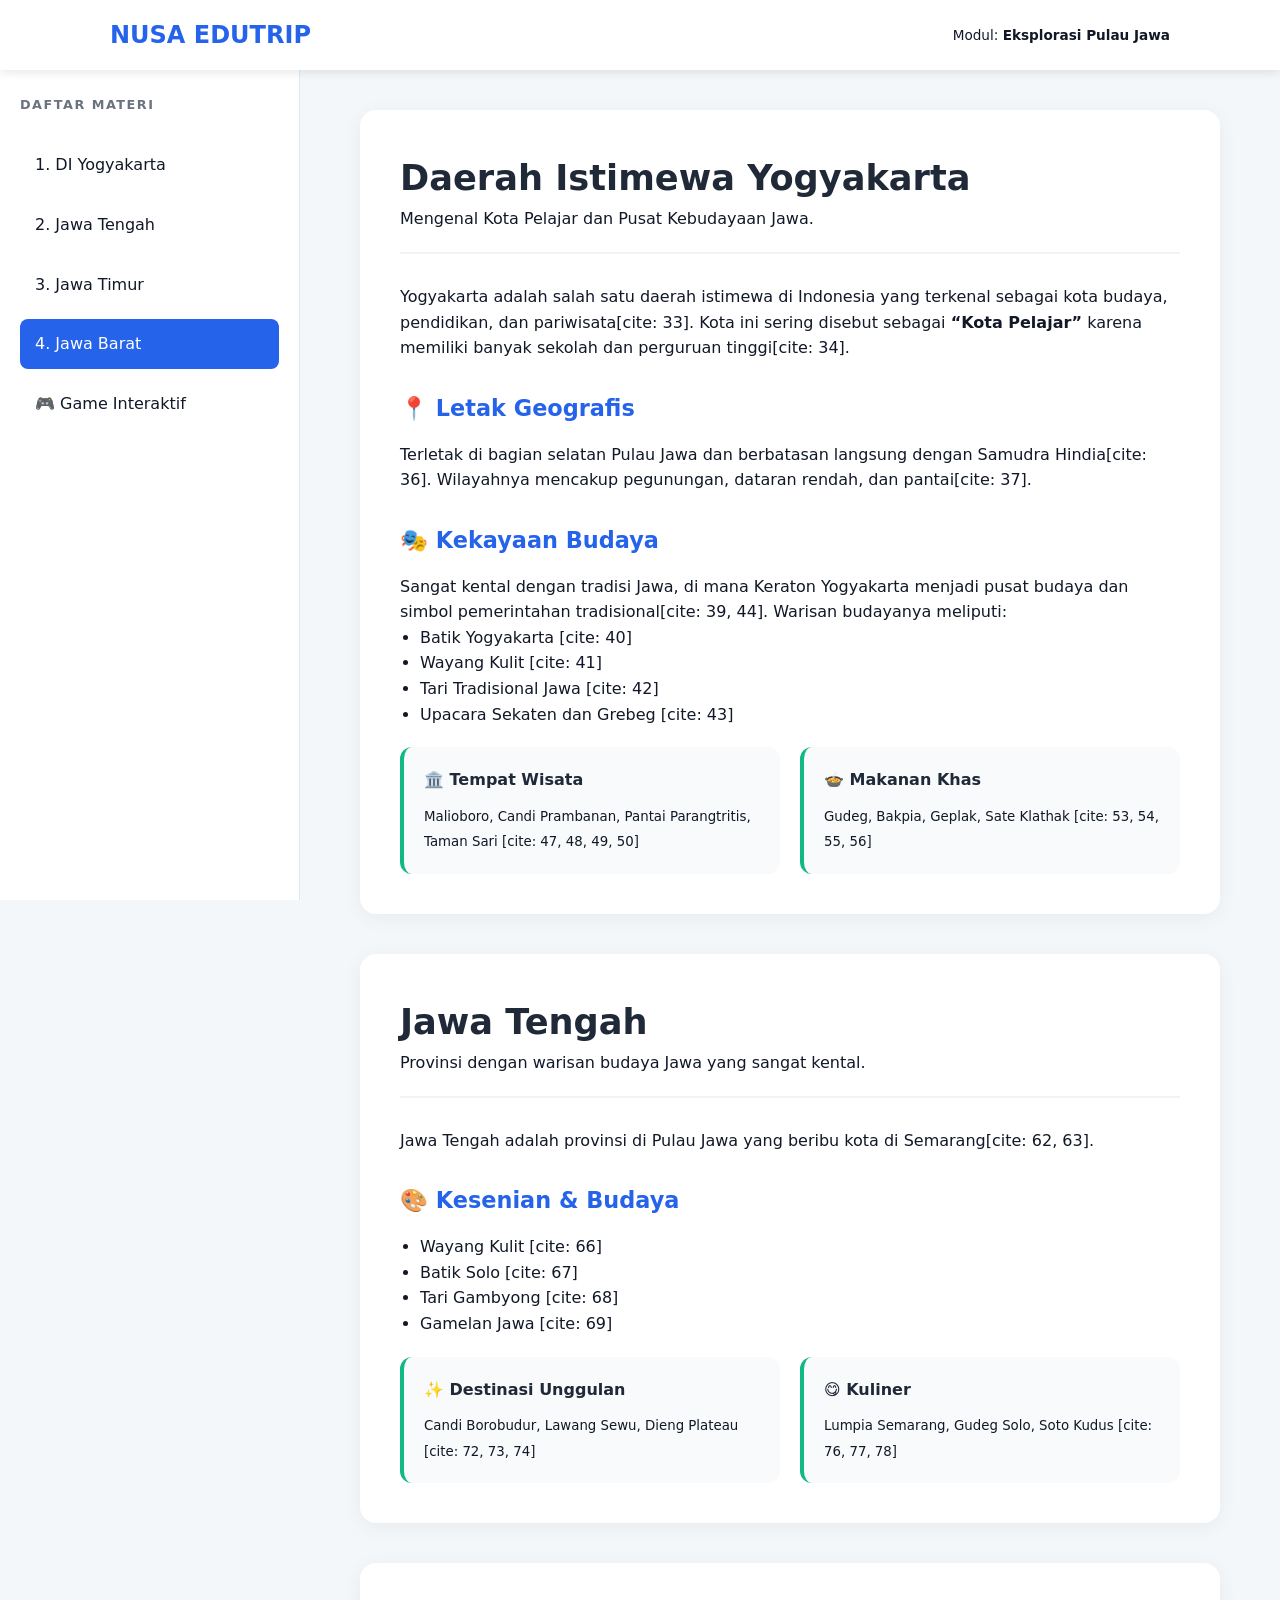
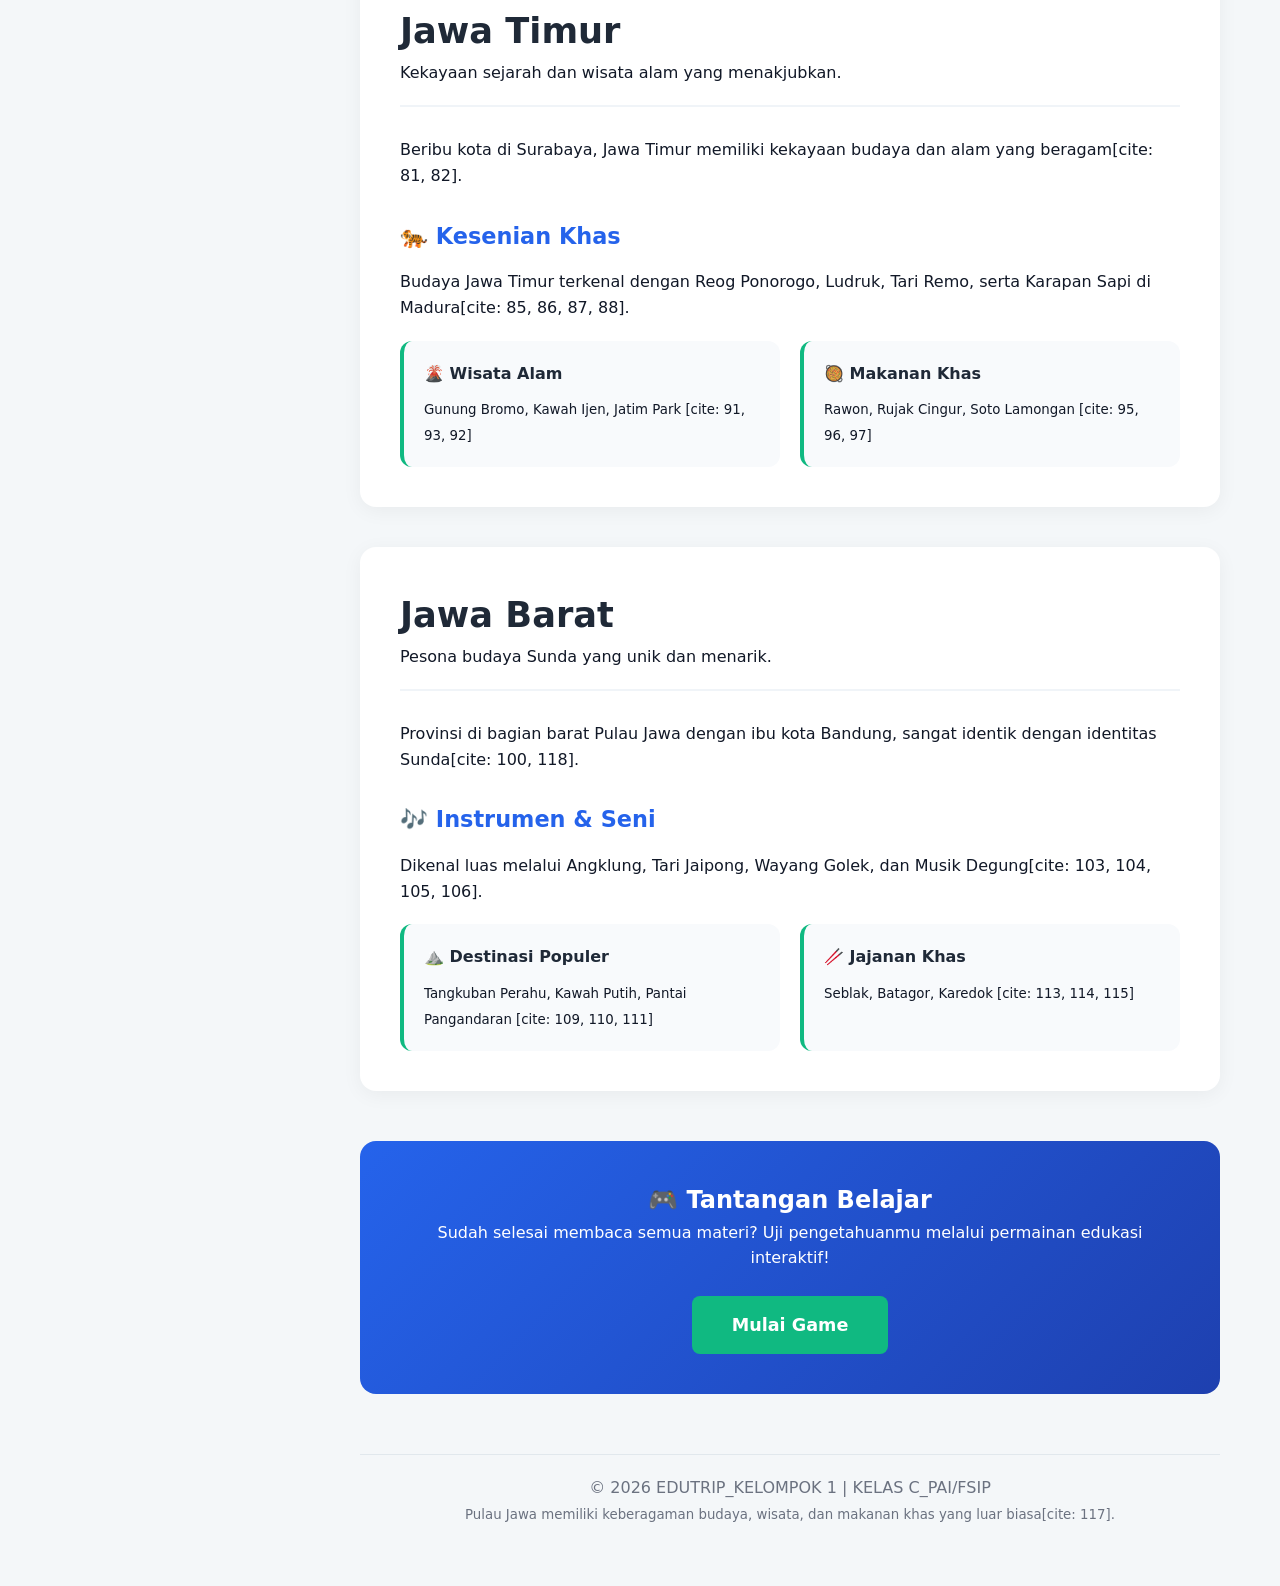
<file: belajar.html>
<!DOCTYPE html>
<html lang="id">
<head>
    <meta charset="UTF-8">
    <meta name="viewport" content="width=device-width, initial-scale=1.0">
    <title>LMS NUSA EDUTRIP - Modul Pulau Jawa</title>
    <link rel="stylesheet" href="style.css">
    <style>
        /* CSS Khusus untuk Tampilan LMS Profesional */
        :root {
            --sidebar-width: 300px;
            --lms-bg: #f4f7f9;
            --lms-card: #ffffff;
            --lms-border: #e1e8ed;
        }

        body { background-color: var(--lms-bg); }

        .lms-wrapper {
            display: grid;
            grid-template-columns: var(--sidebar-width) 1fr;
            min-height: 100vh;
            margin-top: 70px;
        }

        /* Sidebar Navigasi Modular */
        .lms-sidebar {
            background: white;
            border-right: 1px solid var(--lms-border);
            padding: 25px 20px;
            position: sticky;
            top: 70px;
            height: calc(100vh - 70px);
            overflow-y: auto;
        }

        .sidebar-brand {
            font-size: 0.8rem;
            color: var(--text-light);
            text-transform: uppercase;
            letter-spacing: 1.5px;
            margin-bottom: 25px;
            display: block;
            font-weight: 700;
        }

        .nav-menu { list-style: none; }
        .nav-item { margin-bottom: 10px; }
        .nav-link {
            display: block;
            padding: 12px 15px;
            border-radius: 8px;
            text-decoration: none;
            color: var(--text-main);
            font-weight: 500;
            transition: 0.3s;
        }
        .nav-link:hover { background: #f0f4f8; color: var(--primary-color); }
        .nav-link.active { background: var(--primary-color); color: white; }

        /* Area Konten Utama */
        .lms-main {
            padding: 40px 60px;
            max-width: 1000px;
            margin: 0 auto;
        }

        .content-card {
            background: var(--lms-card);
            padding: 40px;
            border-radius: 16px;
            box-shadow: 0 4px 20px rgba(0,0,0,0.05);
            margin-bottom: 40px;
        }

        .materi-header { border-bottom: 2px solid #f0f4f8; margin-bottom: 30px; padding-bottom: 20px; }
        .materi-header h1 { font-size: 2.2rem; color: var(--accent-color); }

        .section-title {
            font-size: 1.4rem;
            color: var(--primary-color);
            margin: 30px 0 15px;
            display: flex;
            align-items: center;
            gap: 10px;
        }

        .grid-info {
            display: grid;
            grid-template-columns: 1fr 1fr;
            gap: 20px;
            margin-top: 20px;
        }

        .info-box {
            background: #f8fafc;
            padding: 20px;
            border-radius: 12px;
            border-left: 4px solid var(--secondary-color);
        }

        .info-box h4 { color: var(--accent-color); margin-bottom: 10px; }

        .game-banner {
            background: linear-gradient(135deg, var(--primary-color), #1e40af);
            color: white;
            padding: 40px;
            border-radius: 16px;
            text-align: center;
            margin-top: 50px;
        }

        /* Responsive */
        @media (max-width: 992px) {
            .lms-wrapper { grid-template-columns: 1fr; }
            .lms-sidebar { display: none; }
            .lms-main { padding: 20px; }
        }
    </style>
</head>
<body>

    <nav class="navbar">
        <div class="container nav-container">
            <a href="index.html" class="logo">NUSA EDUTRIP</a>
            <div class="user-status">
                <span style="font-size: 0.85rem;">Modul: <strong>Eksplorasi Pulau Jawa</strong></span>
            </div>
        </div>
    </nav>

    <div class="lms-wrapper">
        <aside class="lms-sidebar">
            <span class="sidebar-brand">Daftar Materi</span>
            <ul class="nav-menu">
                <li class="nav-item"><a href="#yogyakarta" class="nav-link active">1. DI Yogyakarta</a></li>
                <li class="nav-item"><a href="#jateng" class="nav-link">2. Jawa Tengah</a></li>
                <li class="nav-item"><a href="#jatim" class="nav-link">3. Jawa Timur</a></li>
                <li class="nav-item"><a href="#jabar" class="nav-link">4. Jawa Barat</a></li>
                <li class="nav-item"><a href="#game" class="nav-link">🎮 Game Interaktif</a></li>
            </ul>
        </aside>

        <main class="lms-main">
            
            <div id="yogyakarta" class="content-card">
                <div class="materi-header">
                    <h1>Daerah Istimewa Yogyakarta</h1>
                    <p>Mengenal Kota Pelajar dan Pusat Kebudayaan Jawa.</p>
                </div>
                
                <p>Yogyakarta adalah salah satu daerah istimewa di Indonesia yang terkenal sebagai kota budaya, pendidikan, dan pariwisata[cite: 33]. Kota ini sering disebut sebagai <strong>“Kota Pelajar”</strong> karena memiliki banyak sekolah dan perguruan tinggi[cite: 34].</p>

                <h3 class="section-title">📍 Letak Geografis</h3>
                <p>Terletak di bagian selatan Pulau Jawa dan berbatasan langsung dengan Samudra Hindia[cite: 36]. Wilayahnya mencakup pegunungan, dataran rendah, dan pantai[cite: 37].</p>

                <h3 class="section-title">🎭 Kekayaan Budaya</h3>
                <p>Sangat kental dengan tradisi Jawa, di mana Keraton Yogyakarta menjadi pusat budaya dan simbol pemerintahan tradisional[cite: 39, 44]. Warisan budayanya meliputi:</p>
                <ul style="padding-left: 20px; margin-bottom: 20px;">
                    <li>Batik Yogyakarta [cite: 40]</li>
                    <li>Wayang Kulit [cite: 41]</li>
                    <li>Tari Tradisional Jawa [cite: 42]</li>
                    <li>Upacara Sekaten dan Grebeg [cite: 43]</li>
                </ul>

                <div class="grid-info">
                    <div class="info-box">
                        <h4>🏛️ Tempat Wisata</h4>
                        <small>Malioboro, Candi Prambanan, Pantai Parangtritis, Taman Sari [cite: 47, 48, 49, 50]</small>
                    </div>
                    <div class="info-box">
                        <h4>🍲 Makanan Khas</h4>
                        <small>Gudeg, Bakpia, Geplak, Sate Klathak [cite: 53, 54, 55, 56]</small>
                    </div>
                </div>
            </div>

            <div id="jateng" class="content-card">
                <div class="materi-header">
                    <h1>Jawa Tengah</h1>
                    <p>Provinsi dengan warisan budaya Jawa yang sangat kental.</p>
                </div>
                <p>Jawa Tengah adalah provinsi di Pulau Jawa yang beribu kota di Semarang[cite: 62, 63].</p>
                
                <h3 class="section-title">🎨 Kesenian & Budaya</h3>
                <ul style="padding-left: 20px;">
                    <li>Wayang Kulit [cite: 66]</li>
                    <li>Batik Solo [cite: 67]</li>
                    <li>Tari Gambyong [cite: 68]</li>
                    <li>Gamelan Jawa [cite: 69]</li>
                </ul>

                <div class="grid-info">
                    <div class="info-box">
                        <h4>✨ Destinasi Unggulan</h4>
                        <small>Candi Borobudur, Lawang Sewu, Dieng Plateau [cite: 72, 73, 74]</small>
                    </div>
                    <div class="info-box">
                        <h4>😋 Kuliner</h4>
                        <small>Lumpia Semarang, Gudeg Solo, Soto Kudus [cite: 76, 77, 78]</small>
                    </div>
                </div>
            </div>

            <div id="jatim" class="content-card">
                <div class="materi-header">
                    <h1>Jawa Timur</h1>
                    <p>Kekayaan sejarah dan wisata alam yang menakjubkan.</p>
                </div>
                <p>Beribu kota di Surabaya, Jawa Timur memiliki kekayaan budaya dan alam yang beragam[cite: 81, 82].</p>
                
                <h3 class="section-title">🐅 Kesenian Khas</h3>
                <p>Budaya Jawa Timur terkenal dengan Reog Ponorogo, Ludruk, Tari Remo, serta Karapan Sapi di Madura[cite: 85, 86, 87, 88].</p>

                <div class="grid-info">
                    <div class="info-box">
                        <h4>🌋 Wisata Alam</h4>
                        <small>Gunung Bromo, Kawah Ijen, Jatim Park [cite: 91, 93, 92]</small>
                    </div>
                    <div class="info-box">
                        <h4>🥘 Makanan Khas</h4>
                        <small>Rawon, Rujak Cingur, Soto Lamongan [cite: 95, 96, 97]</small>
                    </div>
                </div>
            </div>

            <div id="jabar" class="content-card">
                <div class="materi-header">
                    <h1>Jawa Barat</h1>
                    <p>Pesona budaya Sunda yang unik dan menarik.</p>
                </div>
                <p>Provinsi di bagian barat Pulau Jawa dengan ibu kota Bandung, sangat identik dengan identitas Sunda[cite: 100, 118].</p>

                <h3 class="section-title">🎶 Instrumen & Seni</h3>
                <p>Dikenal luas melalui Angklung, Tari Jaipong, Wayang Golek, dan Musik Degung[cite: 103, 104, 105, 106].</p>

                <div class="grid-info">
                    <div class="info-box">
                        <h4>⛰️ Destinasi Populer</h4>
                        <small>Tangkuban Perahu, Kawah Putih, Pantai Pangandaran [cite: 109, 110, 111]</small>
                    </div>
                    <div class="info-box">
                        <h4>🥢 Jajanan Khas</h4>
                        <small>Seblak, Batagor, Karedok [cite: 113, 114, 115]</small>
                    </div>
                </div>
            </div>

            <div id="game" class="game-banner">
                <h2>🎮 Tantangan Belajar</h2>
                <p>Sudah selesai membaca semua materi? Uji pengetahuanmu melalui permainan edukasi interaktif!</p>
                <div style="margin-top: 25px;">
                    <a href="https://gemini.google.com/share/6a3ce1bc358c" target="_blank" class="btn btn-secondary" style="padding: 15px 40px; font-size: 1.1rem;">Mulai Game</a>
                </div>
            </div>

            <footer style="margin-top: 60px; padding: 20px; text-align: center; color: var(--text-light); border-top: 1px solid var(--lms-border);">
                <p>&copy; 2026 EDUTRIP_KELOMPOK 1 | KELAS C_PAI/FSIP</p>
                <p><small>Pulau Jawa memiliki keberagaman budaya, wisata, dan makanan khas yang luar biasa[cite: 117].</small></p>
            </footer>

        </main>
    </div>

    <script src="script.js"></script>
    <script>
        // Script tambahan untuk menyorot menu sidebar saat discroll
        window.addEventListener('scroll', () => {
            let sections = document.querySelectorAll('.content-card, #game');
            let navLinks = document.querySelectorAll('.nav-link');
            
            sections.forEach(section => {
                let top = window.scrollY;
                let offset = section.offsetTop - 100;
                let height = section.offsetHeight;
                let id = section.getAttribute('id');
                
                if(top >= offset && top < offset + height) {
                    navLinks.forEach(link => {
                        link.classList.remove('active');
                        document.querySelector('.nav-link[href*=' + id + ']').classList.add('active');
                    });
                }
            });
        });
    </script>
</body>
</html>
</file>
<file: style.css>
/* VARIABEL WARNA 
   Mahasiswa dapat mengganti kode warna di bawah ini 
*/
:root {
    --primary-color: #2563eb;    /* BIRU_PRIMARY */
    --secondary-color: #10b981;  /* HIJAU_SECONDARY */
    --accent-color: #1f2937;     /* HITAM_AKSEN */
    --bg-main: #ffffff;          /* PUTIH_BACKGROUND */
    --bg-section: #f3f4f6;       /* ABU_BACKGROUND_LIGHT */
    --card-color: #fef3c7;       /* KUNING_CARD */
    --text-main: #111827;        /* HITAM_TEKS_UTAMA */
    --text-light: #6b7280;       /* ABU_TEKS_SEKUNDER */
    --white: #ffffff;
}

/* RESET DASAR */
* {
    margin: 0;
    padding: 0;
    box-sizing: border-box;
}

body {
    font-family: system-ui, -apple-system, sans-serif;
    line-height: 1.6;
    color: var(--text-main);
    background-color: var(--bg-main);
}

.container {
    max-width: 1100px;
    margin: 0 auto;
    padding: 0 20px;
}

/* NAVBAR */
.navbar {
    height: 70px;
    background: var(--white);
    display: flex;
    align-items: center;
    position: fixed;
    top: 0;
    width: 100%;
    z-index: 1000;
    box-shadow: 0 2px 10px rgba(0,0,0,0.1);
}

.nav-container {
    display: flex;
    justify-content: space-between;
    align-items: center;
    width: 100%;
}

.logo {
    font-weight: bold;
    font-size: 1.5rem;
    color: var(--primary-color);
    text-decoration: none;
}

.nav-links {
    display: flex;
    list-style: none;
}

.nav-links li a {
    text-decoration: none;
    color: var(--text-main);
    padding: 10px 15px;
    font-weight: 500;
    transition: 0.3s;
}

.nav-links li a:hover {
    color: var(--primary-color);
}

/* HERO SECTION */
.hero-section {
    padding: 140px 0 80px;
}

.hero-grid {
    display: grid;
    grid-template-columns: 1fr 1fr;
    gap: 40px;
    align-items: center;
}

.tagline {
    color: var(--secondary-color);
    font-weight: bold;
    font-size: 0.9rem;
    display: block;
    margin-bottom: 10px;
}

.hero-text h1 {
    font-size: 3rem;
    margin-bottom: 20px;
    color: var(--accent-color);
}

/* TOMBOL */
.btn {
    display: inline-block;
    padding: 12px 25px;
    border-radius: 8px;
    text-decoration: none;
    font-weight: bold;
    transition: 0.3s;
    cursor: pointer;
    border: none;
}

.btn-primary { background: var(--primary-color); color: var(--white); }
.btn-secondary { background: var(--secondary-color); color: var(--white); }
.btn-outline { border: 2px solid var(--primary-color); color: var(--primary-color); }
.btn-outline-white { border: 2px solid var(--white); color: var(--white); }

.btn:hover { opacity: 0.9; transform: translateY(-2px); }

/* CARDS */
.section-padding { padding: 80px 0; }
.bg-light { background-color: var(--bg-section); }
.bg-primary { background-color: var(--primary-color); color: white; }

.card-grid {
    display: grid;
    grid-template-columns: repeat(auto-fit, minmax(280px, 1fr));
    gap: 20px;
    margin-top: 40px;
}

.card {
    background: var(--card-color);
    padding: 30px;
    border-radius: 12px;
    box-shadow: 0 4px 6px rgba(0,0,0,0.05);
}

/* FITUR */
.grid-features {
    display: grid;
    grid-template-columns: repeat(auto-fit, minmax(200px, 1fr));
    gap: 20px;
    margin-top: 30px;
}

.feature-item {
    background: white;
    padding: 20px;
    border-radius: 10px;
    border-left: 5px solid var(--secondary-color);
}

/* TIM */
.grid-tim {
    display: grid;
    grid-template-columns: repeat(auto-fit, minmax(180px, 1fr));
    gap: 30px;
    margin-top: 40px;
}

.team-card {
    text-align: center;
}

.team-card img {
    width: 120px;
    height: 120px;
    border-radius: 50%;
    object-fit: cover;
    margin-bottom: 15px;
    border: 4px solid var(--bg-section);
}

/* FOOTER */
.footer {
    background: var(--accent-color);
    color: var(--white);
    padding: 40px 0;
}

/* RESPONSIVE */
.img-responsive {
    max-width: 100%;
    height: auto;
}

.menu-toggle { display: none; background: none; border: none; cursor: pointer; }
.bar { display: block; width: 25px; height: 3px; margin: 5px auto; background-color: var(--text-main); }

@media (max-width: 768px) {
    .hero-grid { grid-template-columns: 1fr; text-align: center; }
    .nav-links { display: none; } /* Implementasikan menu mobile via JS */
    .menu-toggle { display: block; }
    .nav-links.active {
        display: flex;
        flex-direction: column;
        position: absolute;
        top: 70px;
        left: 0;
        width: 100%;
        background: white;
        padding: 20px;
        box-shadow: 0 5px 10px rgba(0,0,0,0.1);
    }
}
</file>
